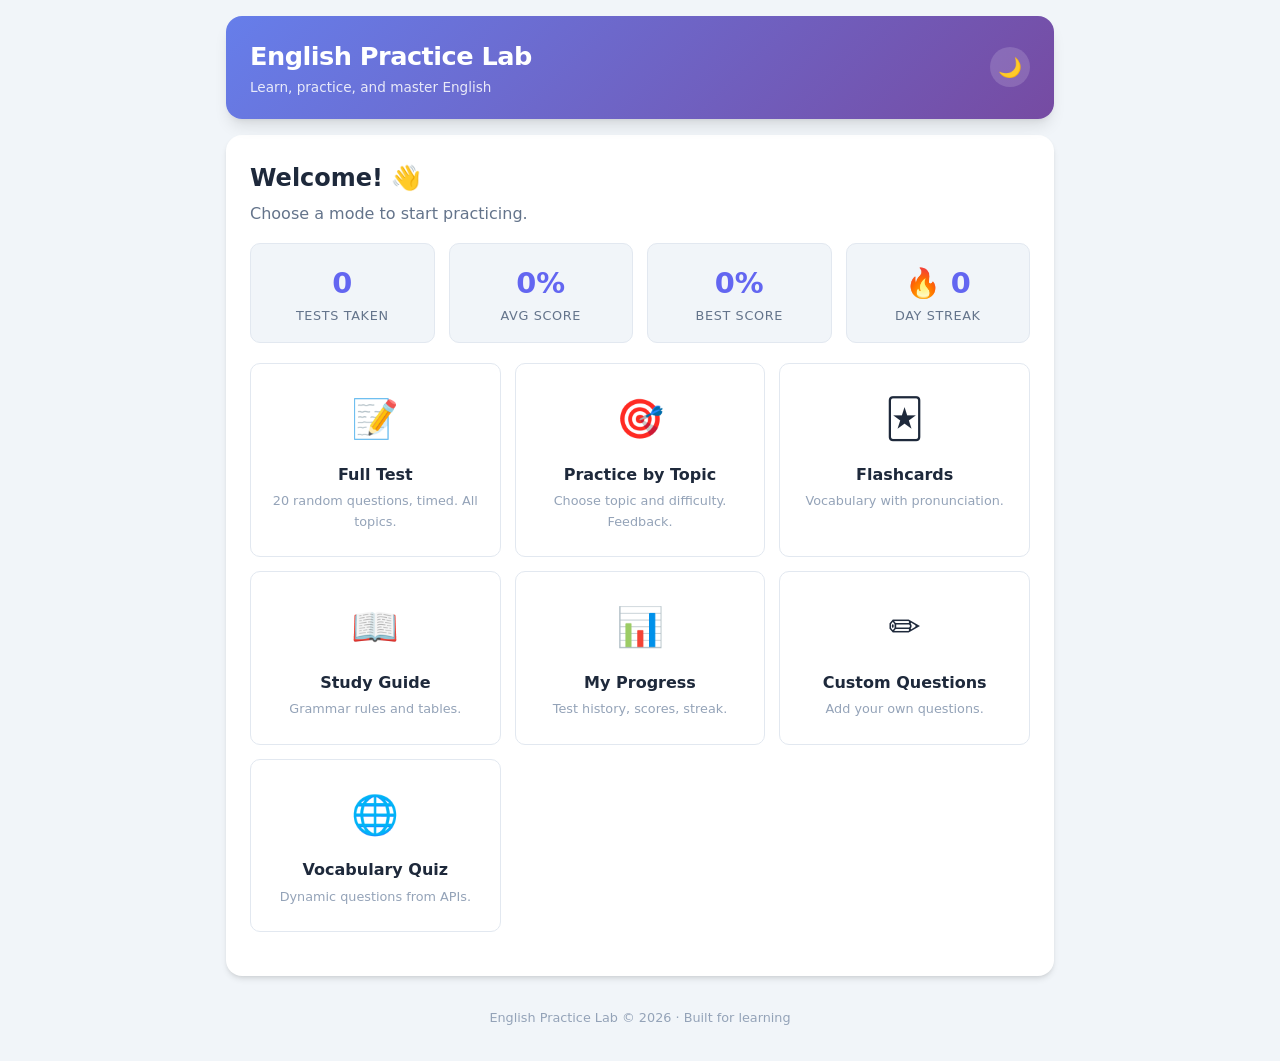
<file: index.html>
<!DOCTYPE html>
<html lang="en" data-theme="light">
<head>
    <meta charset="UTF-8">
    <meta name="viewport" content="width=device-width, initial-scale=1.0">
    <title>English Practice Lab</title>
    <link rel="stylesheet" href="css/themes.css">
    <link rel="stylesheet" href="css/main.css">
    <link rel="stylesheet" href="css/components.css">
</head>
<body>
    <div class="app-container">
        <header class="app-header">
            <div>
                <h1>English Practice Lab</h1>
                <p>Learn, practice, and master English</p>
            </div>
            <div class="header-actions">
                <button class="icon-btn" id="themeToggle" title="Toggle theme">🌙</button>
            </div>
        </header>

        <main class="app-content">

<section id="screen-dashboard" class="screen active">
    <h2 style="margin-bottom:4px;">Welcome! 👋</h2>
    <p style="color:var(--text-secondary);margin-bottom:16px;">Choose a mode to start practicing.</p>
    <div id="dashStats" class="stats-bar"></div>
    <div class="dashboard-grid">
        <div class="card card-clickable feature-card" id="btnFullTest"><div class="card-icon">📝</div><div class="card-header">Full Test</div><div class="card-body">20 random questions, timed. All topics.</div></div>
        <div class="card card-clickable feature-card" id="btnPractice"><div class="card-icon">🎯</div><div class="card-header">Practice by Topic</div><div class="card-body">Choose topic and difficulty. Feedback.</div></div>
        <div class="card card-clickable feature-card" id="btnFlashcards"><div class="card-icon">🃏</div><div class="card-header">Flashcards</div><div class="card-body">Vocabulary with pronunciation.</div></div>
        <div class="card card-clickable feature-card" id="btnStudyGuide"><div class="card-icon">📖</div><div class="card-header">Study Guide</div><div class="card-body">Grammar rules and tables.</div></div>
        <div class="card card-clickable feature-card" id="btnStats"><div class="card-icon">📊</div><div class="card-header">My Progress</div><div class="card-body">Test history, scores, streak.</div></div>
        <div class="card card-clickable feature-card" id="btnEditor"><div class="card-icon">✏️</div><div class="card-header">Custom Questions</div><div class="card-body">Add your own questions.</div></div>
        <div class="card card-clickable feature-card" id="btnVocabQuiz"><div class="card-icon">🌐</div><div class="card-header">Vocabulary Quiz</div><div class="card-body">Dynamic questions from APIs.</div></div>
    </div>
</section>

<section id="screen-study" class="screen">
    <div style="display:flex;justify-content:space-between;align-items:center;margin-bottom:16px;flex-wrap:wrap;gap:8px;">
        <h2 style="color:var(--text-primary);">📖 Study Guide</h2>
        <button class="btn btn-ghost btn-sm btn-back">← Back</button>
    </div>
    <div class="guide-tabs" id="guideTabs"></div>
    <div class="guide-section active" id="guideContent"></div>
</section>

<section id="screen-test" class="screen">
    <div style="display:flex;justify-content:space-between;align-items:center;margin-bottom:12px;flex-wrap:wrap;gap:8px;">
        <div><h2 id="testTitle" style="color:var(--text-primary);">Full Test</h2><p id="testSubtitle" style="color:var(--text-muted);font-size:0.85rem;">20 questions</p></div>
        <button class="btn btn-ghost btn-sm btn-back">✕ Exit</button>
    </div>
    <div id="timerRow" style="display:none;margin-bottom:8px;">
        <div style="display:flex;justify-content:space-between;align-items:center;margin-bottom:4px;">
            <span style="font-size:0.8rem;color:var(--text-muted);" id="pgLabel">0 / 20</span>
            <span class="timer-display" id="timerDisplay">--:--</span>
        </div>
        <div class="progress-bar"><div class="progress-fill" id="pgFill" style="width:0%;"></div></div>
    </div>
    <div id="questionArea"></div>
    <div class="nav-row">
        <button class="btn btn-secondary" id="btnTestPrev">← Previous</button>
        <button class="btn btn-primary" id="btnTestNext">Next →</button>
        <button class="btn btn-primary" id="btnTestSubmit" style="display:none;">Submit Test ✓</button>
    </div>
    <p style="text-align:center;color:var(--text-muted);font-size:0.7rem;margin-top:10px;">Keyboard: ← → | 1-4 for options | Esc to exit</p>
</section>

<section id="screen-practice" class="screen">
    <div style="display:flex;justify-content:space-between;align-items:center;margin-bottom:12px;flex-wrap:wrap;gap:8px;">
        <h2 id="pracTitle" style="color:var(--text-primary);">Practice Mode</h2>
        <button class="btn btn-ghost btn-sm btn-back">✕ Exit</button>
    </div>
    <div class="progress-bar"><div class="progress-fill" id="pgFillPrac" style="width:0%;"></div></div>
    <span style="font-size:0.8rem;color:var(--text-muted);" id="pgLabelPrac">0 / 0</span>
    <div id="questionAreaPrac"></div>
    <div class="nav-row">
        <button class="btn btn-secondary" id="btnPracPrev">← Previous</button>
        <button class="btn btn-outline" id="btnPracCheck">Check Answer</button>
        <button class="btn btn-primary" id="btnPracNext">Next →</button>
        <button class="btn btn-primary" id="btnPracFinish" style="display:none;">Finish</button>
    </div>
</section>

<section id="screen-flashcards" class="screen">
    <div style="display:flex;justify-content:space-between;align-items:center;margin-bottom:16px;flex-wrap:wrap;gap:8px;">
        <h2 style="color:var(--text-primary);">🃏 Flashcards</h2>
        <button class="btn btn-ghost btn-sm btn-back">← Back</button>
    </div>
    <p style="text-align:center;color:var(--text-muted);margin-bottom:8px;font-size:0.85rem;" id="flashcardCount">1 / 30</p>
    <div class="flashcard-container" id="flashcardWrap"><div class="flashcard" style="display:flex;align-items:center;justify-content:center;color:var(--text-muted);">Loading flashcards...</div></div>
    <div style="display:flex;justify-content:center;gap:12px;margin-top:20px;">
        <button class="btn btn-secondary" id="btnFcPrev">← Previous</button>
        <button class="btn btn-outline" id="btnFcSpeak">🔊 Listen</button>
        <button class="btn btn-primary" id="btnFcNext">Next →</button>
    </div>
    <p style="text-align:center;color:var(--text-muted);font-size:0.7rem;margin-top:10px;">Click to flip · Spacebar · ← → · S to listen</p>
</section>

<section id="screen-results" class="screen">
    <div style="text-align:center;">
        <div style="font-size:3rem;margin-bottom:8px;">🎯</div>
        <div class="results-score" id="resultScore">0 / 20</div>
        <div style="font-size:1.5rem;font-weight:700;color:var(--text-primary);" id="resultPct">0%</div>
        <div class="results-message" id="resultMsg">Great job!</div>
        <div style="display:flex;justify-content:center;gap:10px;flex-wrap:wrap;margin-bottom:20px;">
            <button class="btn btn-primary" id="btnRetry">🔄 Try Again</button>
            <button class="btn btn-outline" id="btnReviewErrors" style="display:none;">🔍 Review Errors</button>
            <button class="btn btn-secondary" id="btnHome">🏠 Home</button>
        </div>
    </div>
    <div class="results-review" id="reviewArea"></div>
</section>

<section id="screen-stats" class="screen">
    <div style="display:flex;justify-content:space-between;align-items:center;margin-bottom:16px;flex-wrap:wrap;gap:8px;">
        <h2 style="color:var(--text-primary);">📊 My Progress</h2>
        <button class="btn btn-ghost btn-sm btn-back">← Back</button>
    </div>
    <div id="dashStats2" class="stats-bar"></div>
    <div id="statsHistory" style="margin-top:16px;"></div>
    <div style="text-align:center;margin-top:20px;">
        <button class="btn btn-ghost btn-sm" id="btnClearHistory" style="color:var(--color-error);">Clear History</button>
    </div>
</section>

<section id="screen-editor" class="screen">
    <div style="display:flex;justify-content:space-between;align-items:center;margin-bottom:16px;flex-wrap:wrap;gap:8px;">
        <h2 style="color:var(--text-primary);">✏️ Custom Questions</h2>
        <button class="btn btn-ghost btn-sm btn-back">← Back</button>
    </div>
    <div class="editor-form">
        <div class="form-group"><label>Question Type</label><select class="select" id="eqType"><option value="multiple">Multiple Choice</option><option value="fill">Fill in the Blank</option><option value="matching">Matching</option><option value="reorder">Sentence Reorder</option><option value="error">Error Correction</option><option value="listening">Listening</option></select></div>
        <div class="form-group"><label>Topic</label><select class="select" id="eqTopic"><option value="present-progressive">Present Progressive</option><option value="simple-present">Simple Present</option><option value="was-were">Was/Were</option><option value="countable">Countable/Uncountable</option><option value="vocabulary">Vocabulary</option><option value="past-simple">Past Simple</option><option value="will-going">Will vs Be Going To</option><option value="comparatives">Comparatives</option><option value="prepositions">Prepositions</option><option value="modals">Modal Verbs</option><option value="present-perfect">Present Perfect</option><option value="conditionals">Conditionals</option></select></div>
        <div class="form-group"><label>Difficulty</label><select class="select" id="eqDifficulty"><option value="beginner">Beginner</option><option value="intermediate">Intermediate</option><option value="advanced">Advanced</option></select></div>
        <div class="form-group"><label>Question</label><textarea class="input" id="eqQuestion" rows="3" placeholder="Enter the question prompt..."></textarea></div>
        <div id="eqExtra" style="display:none;"></div>
        <div class="form-group"><label>Answer</label><input type="text" class="input" id="eqAnswer" placeholder="Correct answer"></div>
        <button class="btn btn-primary btn-block" id="btnSaveQuestion">Save Question</button>
    </div>
    <h3 style="margin-top:24px;margin-bottom:12px;color:var(--text-secondary);">Your Questions</h3>
    <div id="editorQuestionList"></div>
</section>

<section id="screen-vocabquiz" class="screen">
    <div style="display:flex;justify-content:space-between;align-items:center;margin-bottom:16px;flex-wrap:wrap;gap:8px;">
        <h2 style="color:var(--text-primary);">🌐 Vocabulary Quiz</h2>
        <button class="btn btn-ghost btn-sm btn-back">← Back</button>
    </div>
    <p style="text-align:center;color:var(--text-muted);margin-bottom:8px;">Score: <strong id="vqScore">0 / 0</strong></p>
    <div id="vqArea"><div class="empty-state"><div class="icon">🌐</div><h3>Online Vocabulary</h3><p>Questions generated from dictionary APIs.</p></div></div>
</section>

        </main>
        <footer class="app-footer">English Practice Lab &copy; 2026 · Built for learning</footer>
    </div>

    <div class="toast-container" id="toastContainer"></div>

    <div id="configModal" class="modal-overlay" style="display:none;">
        <div class="modal">
            <h2>Configure Your Session</h2>
            <div class="form-group"><label>Mode</label><select class="select" id="configMode"><option value="test">Timed Test</option><option value="practice">Practice (with feedback)</option></select></div>
            <div class="form-group"><label>Topic (optional)</label><select class="select" id="configTopic"><option value="">All Topics</option></select></div>
            <p style="font-size:0.7rem;color:var(--text-muted);margin-top:2px;">If you select a topic, questions will be filtered accordingly.</p>
            <div class="form-group"><label>Difficulty</label><select class="select" id="configDiff"><option value="all">All Levels</option><option value="beginner">Beginner</option><option value="intermediate">Intermediate</option><option value="advanced">Advanced</option></select></div>
            <div class="modal-footer">
                <button class="btn btn-secondary" onclick="document.getElementById('configModal').style.display='none';">Cancel</button>
                <button class="btn btn-primary" id="btnStartConfigured">Start</button>
            </div>
        </div>
    </div>

    <script src="js/data.js"></script>
    <script src="js/api.js"></script>
    <script src="js/features.js"></script>
    <script src="js/ui.js"></script>
    <script src="js/app.js"></script>
    <script>App.init();</script>
</body>
</html>
</file>
<file: css/themes.css>
/* =============================================
   Theme Variables — Light & Dark Mode
   ============================================= */

:root {
  /* Primary palette */
  --color-primary: #6366f1;
  --color-primary-light: #818cf8;
  --color-primary-dark: #4f46e5;
  --color-secondary: #8b5cf6;
  --color-secondary-light: #a78bfa;
  --color-accent: #06b6d4;
  --color-accent-light: #22d3ee;

  /* Semantic */
  --color-success: #10b981;
  --color-success-light: #d1fae5;
  --color-error: #ef4444;
  --color-error-light: #fee2e2;
  --color-warning: #f59e0b;
  --color-warning-light: #fef3c7;
  --color-info: #3b82f6;
  --color-info-light: #dbeafe;

  /* Surfaces */
  --bg-body: #f1f5f9;
  --bg-surface: #ffffff;
  --bg-surface-hover: #f8fafc;
  --bg-surface-alt: #f1f5f9;
  --bg-overlay: rgba(15, 23, 42, 0.5);

  /* Text */
  --text-primary: #1e293b;
  --text-secondary: #64748b;
  --text-muted: #94a3b8;
  --text-on-primary: #ffffff;

  /* Borders */
  --border-color: #e2e8f0;
  --border-color-hover: #cbd5e1;

  /* Shadows */
  --shadow-sm: 0 1px 2px rgba(0, 0, 0, 0.05);
  --shadow-md: 0 4px 6px -1px rgba(0, 0, 0, 0.1), 0 2px 4px -2px rgba(0, 0, 0, 0.1);
  --shadow-lg: 0 10px 15px -3px rgba(0, 0, 0, 0.1), 0 4px 6px -4px rgba(0, 0, 0, 0.1);
  --shadow-xl: 0 20px 25px -5px rgba(0, 0, 0, 0.1), 0 8px 10px -6px rgba(0, 0, 0, 0.1);

  /* Radii */
  --radius-sm: 6px;
  --radius-md: 10px;
  --radius-lg: 16px;
  --radius-xl: 24px;
  --radius-full: 9999px;

  /* Transitions */
  --transition-fast: 0.15s ease;
  --transition-base: 0.25s ease;
  --transition-slow: 0.4s ease;

  /* Layout */
  --header-height: 64px;
  --max-width: 860px;
  --sidebar-width: 280px;

  /* Gradients */
  --gradient-primary: linear-gradient(135deg, var(--color-primary) 0%, var(--color-secondary) 100%);
  --gradient-accent: linear-gradient(135deg, var(--color-accent) 0%, var(--color-primary) 100%);
  --gradient-success: linear-gradient(135deg, #10b981 0%, #059669 100%);
  --gradient-hero: linear-gradient(135deg, #667eea 0%, #764ba2 100%);
}

[data-theme="dark"] {
  --bg-body: #0f172a;
  --bg-surface: #1e293b;
  --bg-surface-hover: #334155;
  --bg-surface-alt: #1e293b;
  --bg-overlay: rgba(0, 0, 0, 0.7);

  --text-primary: #e2e8f0;
  --text-secondary: #94a3b8;
  --text-muted: #64748b;

  --border-color: #334155;
  --border-color-hover: #475569;

  --shadow-sm: 0 1px 2px rgba(0, 0, 0, 0.3);
  --shadow-md: 0 4px 6px -1px rgba(0, 0, 0, 0.4), 0 2px 4px -2px rgba(0, 0, 0, 0.3);
  --shadow-lg: 0 10px 15px -3px rgba(0, 0, 0, 0.4), 0 4px 6px -4px rgba(0, 0, 0, 0.3);
  --shadow-xl: 0 20px 25px -5px rgba(0, 0, 0, 0.5), 0 8px 10px -6px rgba(0, 0, 0, 0.4);

  --gradient-hero: linear-gradient(135deg, #3730a3 0%, #5b21b6 100%);
  --gradient-primary: linear-gradient(135deg, #4f46e5 0%, #7c3aed 100%);
}
</file>
<file: css/main.css>
/* =============================================
   Main Layout & Base Styles
   ============================================= */

*, *::before, *::after {
  margin: 0;
  padding: 0;
  box-sizing: border-box;
}

html {
  font-size: 16px;
  scroll-behavior: smooth;
}

body {
  font-family: 'Segoe UI', system-ui, -apple-system, sans-serif;
  background: var(--bg-body);
  color: var(--text-primary);
  min-height: 100vh;
  line-height: 1.6;
  transition: background var(--transition-base), color var(--transition-base);
}

/* ── Container ── */
.app-container {
  max-width: var(--max-width);
  margin: 0 auto;
  padding: 16px;
  min-height: 100vh;
  display: flex;
  flex-direction: column;
}

/* ── Header ── */
.app-header {
  background: var(--gradient-hero);
  color: white;
  padding: 20px 24px;
  border-radius: var(--radius-lg);
  margin-bottom: 16px;
  display: flex;
  justify-content: space-between;
  align-items: center;
  flex-wrap: wrap;
  gap: 12px;
  box-shadow: var(--shadow-lg);
  position: relative;
}

.app-header h1 {
  font-size: 1.6rem;
  font-weight: 700;
  letter-spacing: -0.02em;
}

.app-header p {
  font-size: 0.85rem;
  opacity: 0.85;
}

.header-actions {
  display: flex;
  align-items: center;
  gap: 8px;
}

/* ── Main Content ── */
.app-content {
  flex: 1;
  background: var(--bg-surface);
  border-radius: var(--radius-lg);
  padding: 24px;
  box-shadow: var(--shadow-md);
  transition: background var(--transition-base);
}

/* ── Screen visibility ── */
.screen {
  display: none;
}

.screen.active {
  display: block;
  animation: screenIn 0.35s ease;
}

@keyframes screenIn {
  from { opacity: 0; transform: translateY(12px); }
  to   { opacity: 1; transform: translateY(0); }
}

/* ── Dashboard Grid ── */
.dashboard-grid {
  display: grid;
  grid-template-columns: repeat(auto-fit, minmax(220px, 1fr));
  gap: 14px;
  margin: 20px 0;
}

/* ── Stats Bar ── */
.stats-bar {
  display: flex;
  gap: 14px;
  flex-wrap: wrap;
  margin-bottom: 20px;
}

.stat-card {
  flex: 1;
  min-width: 120px;
  background: var(--bg-surface-alt);
  border-radius: var(--radius-md);
  padding: 16px;
  text-align: center;
  border: 1px solid var(--border-color);
  transition: background var(--transition-base);
}

.stat-card .stat-value {
  font-size: 1.8rem;
  font-weight: 700;
  color: var(--color-primary);
}

.stat-card .stat-label {
  font-size: 0.8rem;
  color: var(--text-secondary);
  text-transform: uppercase;
  letter-spacing: 0.05em;
}

/* ── Two Column Layout ── */
.two-col {
  display: grid;
  grid-template-columns: 1fr 1fr;
  gap: 16px;
}

/* ── Footer ── */
.app-footer {
  text-align: center;
  padding: 16px;
  color: var(--text-muted);
  font-size: 0.8rem;
  margin-top: 16px;
}

/* ── Responsive ── */
@media (max-width: 700px) {
  .app-header {
    padding: 16px;
    text-align: center;
    justify-content: center;
  }

  .app-header h1 { font-size: 1.3rem; }

  .app-content { padding: 16px; }

  .dashboard-grid {
    grid-template-columns: 1fr;
  }

  .two-col {
    grid-template-columns: 1fr;
  }

  .stats-bar {
    flex-direction: column;
    gap: 8px;
  }
}

@media (max-width: 450px) {
  .app-header h1 { font-size: 1.1rem; }
  .app-content { padding: 12px; border-radius: var(--radius-md); }
}
</file>
<file: css/components.css>
/* =============================================
   Reusable Components
   ============================================= */

/* ── Buttons ── */
.btn {
  display: inline-flex;
  align-items: center;
  justify-content: center;
  gap: 6px;
  padding: 10px 22px;
  font-size: 0.9rem;
  font-weight: 600;
  border: none;
  border-radius: var(--radius-full);
  cursor: pointer;
  transition: all var(--transition-fast);
  text-decoration: none;
  white-space: nowrap;
  min-height: 44px;
  touch-action: manipulation;
  user-select: none;
}

.btn:active { transform: scale(0.96); }

.btn-primary {
  background: var(--gradient-primary);
  color: white;
  box-shadow: var(--shadow-sm);
}
.btn-primary:hover {
  box-shadow: var(--shadow-md);
  filter: brightness(1.05);
}

.btn-secondary {
  background: var(--bg-surface-alt);
  color: var(--text-primary);
  border: 2px solid var(--border-color);
}
.btn-secondary:hover {
  border-color: var(--color-primary);
  color: var(--color-primary);
}

.btn-outline {
  background: transparent;
  color: var(--color-primary);
  border: 2px solid var(--color-primary);
}
.btn-outline:hover {
  background: var(--color-primary);
  color: white;
}

.btn-ghost {
  background: transparent;
  color: var(--text-secondary);
  padding: 8px 16px;
}
.btn-ghost:hover {
  background: var(--bg-surface-alt);
  color: var(--text-primary);
}

.btn-sm { padding: 6px 14px; font-size: 0.8rem; min-height: 36px; }
.btn-lg { padding: 14px 32px; font-size: 1.05rem; min-height: 52px; }
.btn-block { width: 100%; }
.btn-round { width: 44px; height: 44px; padding: 0; border-radius: 50%; }

.btn:disabled {
  opacity: 0.45;
  cursor: not-allowed;
  pointer-events: none;
}

/* ── Icon Button ── */
.icon-btn {
  width: 40px;
  height: 40px;
  padding: 0;
  border-radius: 50%;
  background: rgba(255,255,255,0.15);
  color: white;
  border: none;
  cursor: pointer;
  font-size: 1.2rem;
  display: flex;
  align-items: center;
  justify-content: center;
  transition: background var(--transition-fast);
  touch-action: manipulation;
}
.icon-btn:hover { background: rgba(255,255,255,0.25); }
.icon-btn:active { transform: scale(0.93); }

/* ── Cards ── */
.card {
  background: var(--bg-surface);
  border: 1px solid var(--border-color);
  border-radius: var(--radius-md);
  padding: 20px;
  transition: all var(--transition-fast);
}
.card:hover {
  box-shadow: var(--shadow-md);
  border-color: var(--color-primary-light);
  transform: translateY(-2px);
}

.card-clickable {
  cursor: pointer;
}

.card-header {
  font-weight: 700;
  font-size: 1rem;
  margin-bottom: 6px;
  color: var(--text-primary);
}

.card-body {
  color: var(--text-secondary);
  font-size: 0.875rem;
}

.card-icon {
  font-size: 2rem;
  margin-bottom: 10px;
}

/* Feature card in dashboard */
.feature-card {
  text-align: center;
  padding: 24px 16px;
}

.feature-card .card-icon {
  font-size: 2.4rem;
  margin-bottom: 12px;
}

.feature-card .card-header {
  font-size: 1rem;
  margin-bottom: 4px;
}

.feature-card .card-body {
  font-size: 0.8rem;
  color: var(--text-muted);
}

/* ── Question styles ── */
.question-block {
  background: var(--bg-surface-alt);
  padding: 20px;
  border-radius: var(--radius-md);
  margin-bottom: 16px;
  border: 1px solid var(--border-color);
  transition: background var(--transition-base);
}

.question-meta {
  display: flex;
  justify-content: space-between;
  align-items: center;
  margin-bottom: 12px;
  flex-wrap: wrap;
  gap: 8px;
}

.question-number {
  color: var(--color-primary);
  font-weight: 700;
  font-size: 0.9rem;
}

.topic-badge {
  display: inline-block;
  background: var(--gradient-primary);
  color: white;
  padding: 3px 10px;
  border-radius: var(--radius-full);
  font-size: 0.7rem;
  font-weight: 700;
  text-transform: uppercase;
  letter-spacing: 0.04em;
}

.difficulty-badge {
  display: inline-block;
  padding: 3px 10px;
  border-radius: var(--radius-full);
  font-size: 0.65rem;
  font-weight: 700;
  text-transform: uppercase;
  letter-spacing: 0.04em;
}

.difficulty-badge.beginner { background: var(--color-success-light); color: #065f46; }
.difficulty-badge.intermediate { background: var(--color-warning-light); color: #92400e; }
.difficulty-badge.advanced { background: var(--color-error-light); color: #991b1b; }

.question-text {
  color: var(--text-primary);
  font-size: 1rem;
  margin-bottom: 16px;
  line-height: 1.55;
}

/* ── Options (radio/checkbox) ── */
.option-list {
  display: flex;
  flex-direction: column;
  gap: 8px;
}

.option-item {
  display: flex;
  align-items: center;
  gap: 10px;
  padding: 12px 16px;
  border: 2px solid var(--border-color);
  border-radius: var(--radius-md);
  cursor: pointer;
  transition: all var(--transition-fast);
  background: var(--bg-surface);
  min-height: 48px;
}

.option-item:hover {
  border-color: var(--color-primary-light);
  background: var(--bg-surface-hover);
}

.option-item.selected {
  border-color: var(--color-primary);
  background: rgba(99, 102, 241, 0.06);
}

.option-item input[type="radio"],
.option-item input[type="checkbox"] {
  accent-color: var(--color-primary);
  width: 18px;
  height: 18px;
  cursor: pointer;
  flex-shrink: 0;
}

.option-item label {
  cursor: pointer;
  flex: 1;
  font-size: 0.95rem;
}

/* ── Text Input ── */
.input {
  width: 100%;
  padding: 12px 16px;
  border: 2px solid var(--border-color);
  border-radius: var(--radius-md);
  font-size: 1rem;
  background: var(--bg-surface);
  color: var(--text-primary);
  transition: border-color var(--transition-fast);
  outline: none;
  font-family: inherit;
}

.input:focus {
  border-color: var(--color-primary);
  box-shadow: 0 0 0 3px rgba(99, 102, 241, 0.15);
}

.input::placeholder {
  color: var(--text-muted);
}

/* ── Select ── */
.select {
  width: 100%;
  padding: 10px 14px;
  border: 2px solid var(--border-color);
  border-radius: var(--radius-md);
  font-size: 1rem;
  background: var(--bg-surface);
  color: var(--text-primary);
  cursor: pointer;
  outline: none;
  font-family: inherit;
}

.select:focus {
  border-color: var(--color-primary);
  box-shadow: 0 0 0 3px rgba(99, 102, 241, 0.15);
}

/* ── Progress Bar ── */
.progress-bar {
  height: 8px;
  background: var(--border-color);
  border-radius: var(--radius-full);
  overflow: hidden;
  margin: 16px 0;
}

.progress-fill {
  height: 100%;
  background: var(--gradient-primary);
  border-radius: var(--radius-full);
  transition: width 0.4s ease;
}

.progress-label {
  display: flex;
  justify-content: space-between;
  font-size: 0.8rem;
  color: var(--text-secondary);
  margin-bottom: 6px;
}

/* ── Navigation Row ── */
.nav-row {
  display: flex;
  justify-content: space-between;
  align-items: center;
  gap: 10px;
  margin-top: 20px;
}

.nav-row .btn {
  min-width: 120px;
}

/* ── Timer display ── */
.timer-display {
  font-size: 1.4rem;
  font-weight: 700;
  color: var(--color-primary);
  font-variant-numeric: tabular-nums;
  text-align: center;
  padding: 8px 0;
}

.timer-display.warning { color: var(--color-warning); }
.timer-display.danger { color: var(--color-error); animation: pulse 0.8s infinite; }

@keyframes pulse {
  0%, 100% { opacity: 1; }
  50% { opacity: 0.5; }
}

/* ── Results ── */
.results-score {
  font-size: 3.5rem;
  font-weight: 800;
  text-align: center;
  margin: 16px 0;
  background: var(--gradient-primary);
  -webkit-background-clip: text;
  -webkit-text-fill-color: transparent;
  background-clip: text;
}

.results-message {
  text-align: center;
  font-size: 1.1rem;
  color: var(--text-secondary);
  margin-bottom: 20px;
}

.results-review {
  margin-top: 24px;
}

.review-item {
  padding: 12px 16px;
  margin: 6px 0;
  border-radius: var(--radius-md);
  border-left: 4px solid var(--border-color);
  background: var(--bg-surface-alt);
  font-size: 0.88rem;
  transition: background var(--transition-base);
}

.review-item.correct {
  border-left-color: var(--color-success);
  background: var(--color-success-light);
}

.review-item.incorrect {
  border-left-color: var(--color-error);
  background: var(--color-error-light);
}

.review-item .q-text { font-weight: 600; }
.review-item .your-answer { color: var(--color-error); }
.review-item .correct-answer { color: var(--color-success); }

/* ── Flashcard ── */
.flashcard-container {
  perspective: 1000px;
  display: flex;
  justify-content: center;
  margin: 20px 0;
}

.flashcard {
  width: 100%;
  max-width: 500px;
  min-height: 260px;
  background: var(--bg-surface);
  border: 2px solid var(--border-color);
  border-radius: var(--radius-lg);
  box-shadow: var(--shadow-lg);
  cursor: pointer;
  transition: transform 0.5s ease;
  transform-style: preserve-3d;
  position: relative;
}

.flashcard.flipped {
  transform: rotateY(180deg);
}

.flashcard-face {
  position: absolute;
  inset: 0;
  backface-visibility: hidden;
  display: flex;
  flex-direction: column;
  align-items: center;
  justify-content: center;
  padding: 32px;
  border-radius: var(--radius-lg);
}

.flashcard-back {
  transform: rotateY(180deg);
  background: var(--bg-surface-alt);
}

.flashcard-word {
  font-size: 2rem;
  font-weight: 700;
  color: var(--color-primary);
  text-align: center;
}

.flashcard-translation {
  font-size: 1.5rem;
  color: var(--text-secondary);
  margin-top: 10px;
}

.flashcard-hint {
  font-size: 0.8rem;
  color: var(--text-muted);
  margin-top: 16px;
}

/* ── Sentence Reorder ── */
.reorder-container {
  display: flex;
  flex-wrap: wrap;
  gap: 8px;
  margin: 12px 0;
  min-height: 48px;
  padding: 12px;
  border: 2px dashed var(--border-color);
  border-radius: var(--radius-md);
  background: var(--bg-surface-alt);
}

.reorder-chip {
  background: var(--gradient-primary);
  color: white;
  padding: 8px 16px;
  border-radius: var(--radius-full);
  font-size: 0.9rem;
  cursor: grab;
  user-select: none;
  transition: transform var(--transition-fast);
}

.reorder-chip:active { cursor: grabbing; transform: scale(1.05); }

.reorder-chip.placed {
  background: var(--color-success);
}

/* ── Error Correction ── */
.error-correction {
  margin: 12px 0;
}

.error-sentence {
  font-size: 1.1rem;
  padding: 12px 16px;
  background: var(--color-error-light);
  border-radius: var(--radius-md);
  margin-bottom: 12px;
  border-left: 4px solid var(--color-error);
}

/* ── Toast Notifications ── */
.toast-container {
  position: fixed;
  top: 20px;
  right: 20px;
  z-index: 9999;
  display: flex;
  flex-direction: column;
  gap: 8px;
  pointer-events: none;
}

.toast {
  background: var(--bg-surface);
  color: var(--text-primary);
  border: 1px solid var(--border-color);
  padding: 12px 20px;
  border-radius: var(--radius-md);
  box-shadow: var(--shadow-lg);
  font-size: 0.875rem;
  animation: toastIn 0.3s ease, toastOut 0.3s ease 2.5s forwards;
  pointer-events: auto;
  max-width: 360px;
}

.toast.success { border-left: 4px solid var(--color-success); }
.toast.error   { border-left: 4px solid var(--color-error); }
.toast.info    { border-left: 4px solid var(--color-info); }

@keyframes toastIn {
  from { opacity: 0; transform: translateX(100%); }
  to   { opacity: 1; transform: translateX(0); }
}

@keyframes toastOut {
  from { opacity: 1; transform: translateX(0); }
  to   { opacity: 0; transform: translateX(100%); }
}

/* ── Empty State ── */
.empty-state {
  text-align: center;
  padding: 40px 20px;
  color: var(--text-muted);
}

.empty-state .icon { font-size: 3rem; margin-bottom: 12px; }
.empty-state h3 { font-size: 1.1rem; margin-bottom: 6px; color: var(--text-secondary); }
.empty-state p { font-size: 0.85rem; }

/* ── Matching ── */
.matching-row {
  display: flex;
  align-items: center;
  gap: 12px;
  padding: 10px 14px;
  background: var(--bg-surface);
  border: 1px solid var(--border-color);
  border-radius: var(--radius-md);
  margin: 6px 0;
}

.matching-row .match-left {
  font-weight: 600;
  flex: 1;
  color: var(--text-primary);
}

.matching-row select {
  flex: 1;
  min-width: 0;
}

/* ── Study Guide ── */
.guide-tabs {
  display: flex;
  flex-wrap: wrap;
  gap: 6px;
  margin-bottom: 20px;
}

.guide-tab {
  padding: 8px 16px;
  border: 2px solid var(--color-primary);
  color: var(--color-primary);
  background: transparent;
  border-radius: var(--radius-full);
  cursor: pointer;
  font-size: 0.82rem;
  font-weight: 600;
  transition: all var(--transition-fast);
  white-space: nowrap;
}

.guide-tab:hover {
  background: rgba(99, 102, 241, 0.08);
}

.guide-tab.active {
  background: var(--gradient-primary);
  color: white;
  border-color: transparent;
}

.guide-section {
  display: none;
  background: var(--bg-surface-alt);
  padding: 20px;
  border-radius: var(--radius-md);
  border: 1px solid var(--border-color);
  transition: background var(--transition-base);
}

.guide-section.active {
  display: block;
  animation: screenIn 0.3s ease;
}

.guide-section h3 {
  color: var(--color-primary);
  margin-bottom: 14px;
  font-size: 1.2rem;
}

.guide-section h4 {
  color: var(--color-secondary);
  margin-top: 14px;
  margin-bottom: 6px;
  font-size: 0.95rem;
}

.formula-box {
  background: var(--bg-surface);
  padding: 10px 16px;
  border-left: 4px solid var(--color-primary);
  margin: 10px 0;
  font-family: 'Cascadia Code', 'Fira Code', monospace;
  font-size: 0.9rem;
  border-radius: var(--radius-sm);
}

.example-box {
  background: var(--color-warning-light);
  padding: 8px 14px;
  border-radius: var(--radius-sm);
  margin: 6px 0;
  font-style: italic;
  font-size: 0.9rem;
}

.guide-table {
  width: 100%;
  border-collapse: collapse;
  margin: 10px 0;
  font-size: 0.88rem;
}

.guide-table th,
.guide-table td {
  border: 1px solid var(--border-color);
  padding: 8px 12px;
  text-align: left;
}

.guide-table th {
  background: var(--gradient-primary);
  color: white;
  font-weight: 600;
}

.guide-table tr:nth-child(even) {
  background: var(--bg-surface);
}

/* ── Question Editor ── */
.editor-form {
  max-width: 600px;
}

.form-group {
  margin-bottom: 16px;
}

.form-group label {
  display: block;
  font-size: 0.85rem;
  font-weight: 600;
  margin-bottom: 5px;
  color: var(--text-secondary);
  text-transform: uppercase;
  letter-spacing: 0.03em;
}

.form-group textarea {
  resize: vertical;
  min-height: 80px;
}

/* ── Modal ── */
.modal-overlay {
  position: fixed;
  inset: 0;
  background: var(--bg-overlay);
  display: flex;
  align-items: center;
  justify-content: center;
  z-index: 1000;
  animation: overlayIn 0.2s ease;
}

.modal {
  background: var(--bg-surface);
  border-radius: var(--radius-lg);
  padding: 28px;
  max-width: 500px;
  width: 90%;
  box-shadow: var(--shadow-xl);
  animation: modalIn 0.3s ease;
}

.modal h2 {
  margin-bottom: 12px;
  color: var(--text-primary);
}

.modal-footer {
  display: flex;
  justify-content: flex-end;
  gap: 10px;
  margin-top: 20px;
}

@keyframes overlayIn {
  from { opacity: 0; }
  to   { opacity: 1; }
}

@keyframes modalIn {
  from { opacity: 0; transform: translateY(20px) scale(0.97); }
  to   { opacity: 1; transform: translateY(0) scale(1); }
}

/* ── Filters Bar ── */
.filter-bar {
  display: flex;
  flex-wrap: wrap;
  gap: 8px;
  margin-bottom: 16px;
  align-items: center;
}

.filter-chip {
  padding: 6px 14px;
  border-radius: var(--radius-full);
  font-size: 0.8rem;
  font-weight: 600;
  border: 2px solid var(--border-color);
  background: transparent;
  color: var(--text-secondary);
  cursor: pointer;
  transition: all var(--transition-fast);
  white-space: nowrap;
}

.filter-chip:hover {
  border-color: var(--color-primary-light);
  color: var(--color-primary);
}

.filter-chip.active {
  background: var(--gradient-primary);
  color: white;
  border-color: transparent;
}
</file>
